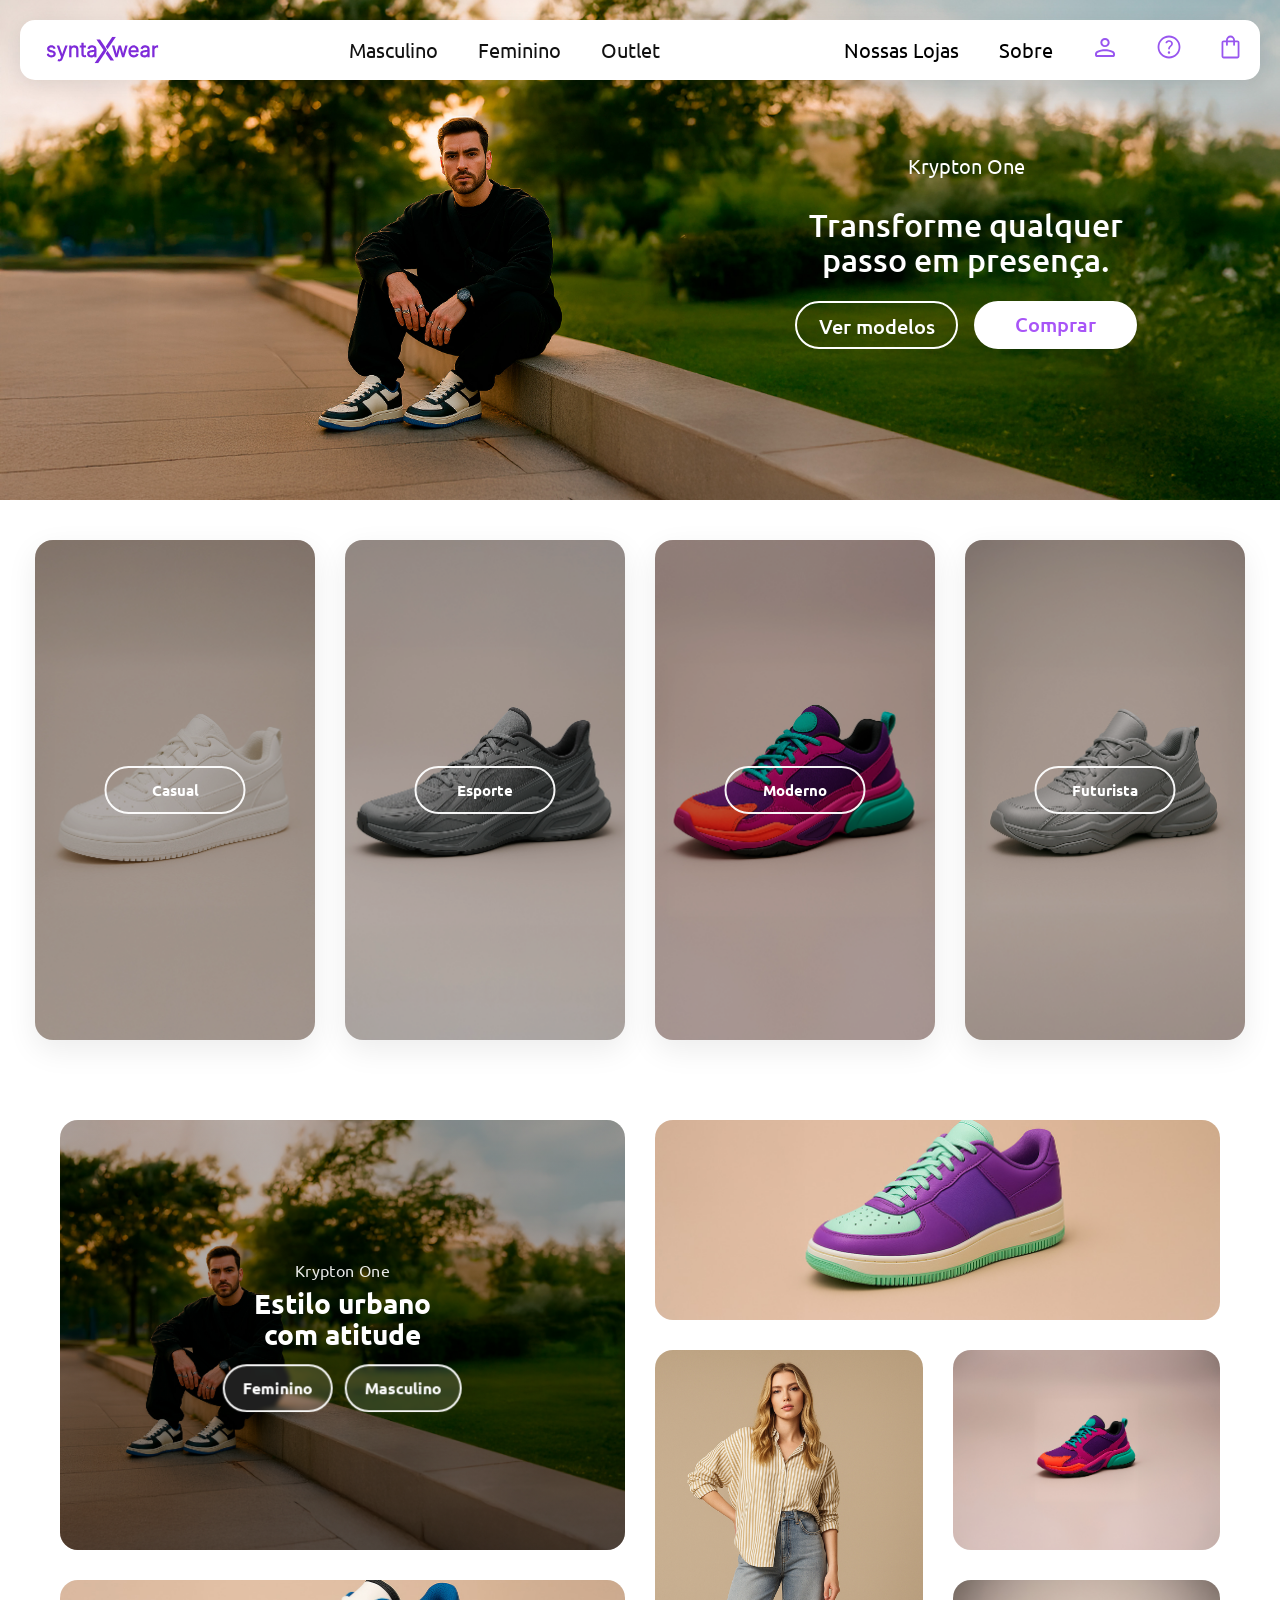
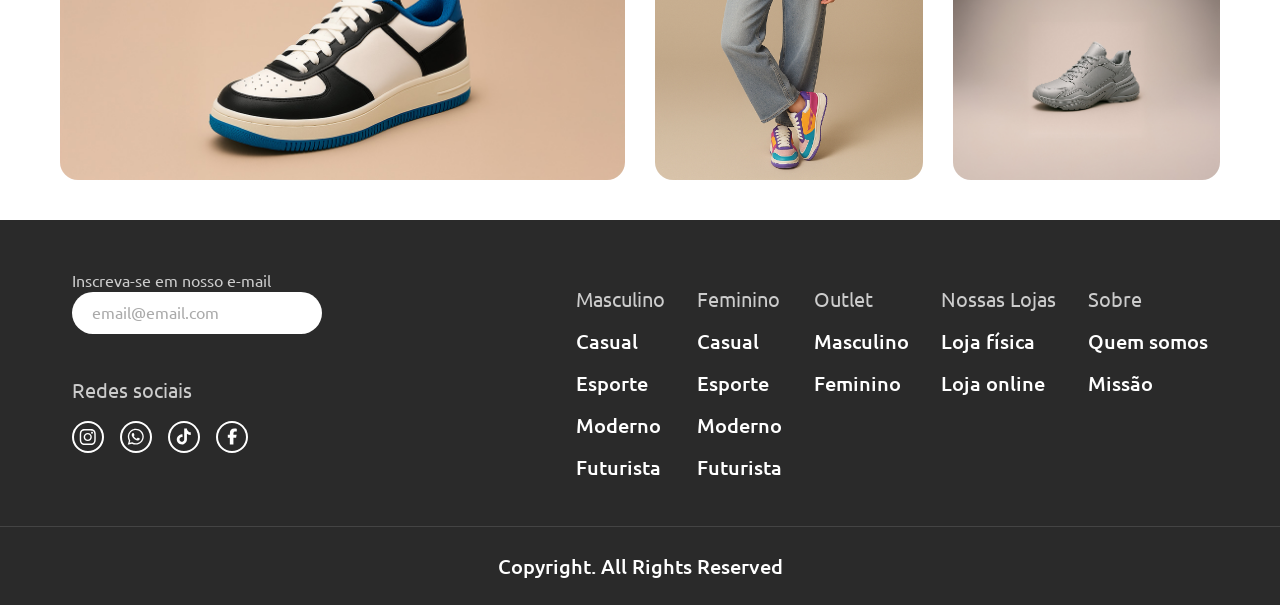
<file: syntaxwear-ecommerce/index.html>
<!DOCTYPE html>
<html lang="pt-BR">

<head>
    <meta charset="UTF-8">
    <meta name="viewport" content="width=device-width, initial-scale=1.0">
    <meta name="description"
        content="SyntaxWear - Loja de tênis online com os melhores modelos e marcas. Encontre seu tênis ideal.">
    <title>SyntaxWear - Tênis e Sneakers Online</title>

    <!-- CSS Links -->
    <link rel="stylesheet" href="css/reset.css">
    <link rel="stylesheet" href="css/variables.css">
    <link rel="stylesheet" href="css/main.css">

    <script>
        // Função para alternar o menu mobile
        function toggleMenu() {
            const mobileMenu = document.getElementById("mobile-menu");
            mobileMenu.classList.toggle("active");
        }
    </script>
</head>

<body>
    <!-- Header -->
    <header class="header">
        <!-- Logo com semântica e SEO -->
        <h1 class="logo">
            <a href="/" title="SyntaxWear - Tênis e Sneakers Online">
                <img src="./assets/images/logo.svg" alt="SyntaxWear - Tênis e Sneakers Online">
            </a>
        </h1>

        <!-- Menu Hamburguer -->
        <button class="menu-hamburguer" onclick="toggleMenu()" aria-label="Abrir menu de navegação">
            <img src="./assets/images/menu-hamburguer.svg" alt="Menu Hamburguer">
        </button>

        <!-- Menu Hamburguer - Menu Oculto (mobile) -->
        <div class="mobile-menu" id="mobile-menu">
            <ul>
                <li><a href="#">Masculino</a></li>
                <li><a href="#">Feminino</a></li>
                <li><a href="#">Outlet</a></li>
                <li><a href="#">Nossas Lojas</a></li>
                <li><a href="#">Sobre</a></li>
                <li><a href="#">Login</a></li>
                <li><a href="#">FAQ</a></li>
                <li><a href="#">Carrinho de Compras</a></li>
            </ul>
        </div>

        <nav class="nav-center" aria-label="Categorias principais">
            <ul>
                <li><a href="#">Masculino</a></li>
                <li><a href="#">Feminino</a></li>
                <li><a href="#">Outlet</a></li>
            </ul>
        </nav>

        <!-- Navegação direita -->
        <nav class="nav-right" aria-label="Links e Ações">
            <ul>
                <li><a href="#">Nossas Lojas</a></li>
                <li><a href="#">Sobre</a></li>
                <li><a href="#"><img src="./assets/images/user.svg" alt="Login"></a></li>
                <li><a href="#"><img src="./assets/images/question-mark.svg" alt="FAQ"></a></li>
                <li><a href="#"><img src="./assets/images/cart.svg" alt="Carrinho de compras"></a></li>
            </ul>
        </nav>
    </header>

    <!-- Conteúdo Principal -->
    <main class="main">
        <!-- Hero Section -->
        <section class="hero">
            <div class="hero-overlay">
                <div class="hero-content">
                    <p class="hero-subtitle">Krypton One</p>
                    <h1>Transforme qualquer passo em presença.</h1>
                    <div class="hero-buttons">
                        <a href="#" class="btn btn-outline">Ver modelos</a>
                        <a href="#" class="btn btn-filled">Comprar</a>
                    </div>
                </div>
            </div>
        </section>


        <section class="categories">
            <div class="categories-container">
                <div class="category-card casual">
                    <a href="#" class="category-link">
                        <span class="overlay"></span>
                        <span class="category-cta">Casual</span>
                    </a>
                </div>

                <div class="category-card esporte">
                    <a href="#" class="category-link">
                        <span class="overlay"></span>
                        <span class="category-cta">Esporte</span>
                    </a>
                </div>

                <div class="category-card moderno">
                    <a href="#" class="category-link">
                        <span class="overlay"></span>
                        <span class="category-cta">Moderno</span>
                    </a>
                </div>

                <div class="category-card futurista">
                    <a href="#" class="category-link">
                        <span class="overlay"></span>
                        <span class="category-cta">Futurista</span>
                    </a>
                </div>

            </div>
        </section>

        <!-- Products Grid -->
        <!-- Products Grid -->
        <section class="products-grid" aria-label="Produtos em destaque">
            <!-- HERO grande à esquerda -->
            <div class="pg-card pg-hero bg-hero">
                <div class="pg-overlay"></div>
                <div class="pg-hero-content">
                    <p class="pg-eyebrow">Krypton One</p>
                    <h3 class="pg-title">Estilo urbano com atitude</h3>
                    <div class="pg-cta-group">
                        <a href="#" class="pg-cta">Feminino</a>
                        <a href="#" class="pg-cta">Masculino</a>
                    </div>
                </div>
            </div>

            <div class="pg-card pg-top1 bg-top1"></div>
            <div class="pg-card pg-midL bg-midL"></div>
            <div class="pg-card pg-midR bg-midR"></div>
            <div class="pg-card pg-bottomL bg-bottomL"></div>
            <div class="pg-card pg-bottomR bg-bottomR"></div>

        </section>

    </main>

    <!-- Footer -->
<footer class="footer">
    <div class="footer-container">
        <div class="footer-right">
            <div class="footer-newsletter">
                <label for="newsletter-email">Inscreva-se em nosso e-mail</label>
                <input type="email" id="newsletter-email" placeholder="email@email.com"
                    aria-label="E-mail para newsletter">
            </div>

            <!-- Redes Sociais -->
            <div class="footer-social">
                <span>Redes sociais</span>
                <nav class="social-links" aria-label="Redes sociais">
                    <a href="#" aria-label="Instagram">
                        <img src="./assets/images/instagram-logo.svg" alt="Instagram">
                    </a>
                    <a href="#" aria-label="WhatsApp">
                        <img src="./assets/images/whatsapp-logo.svg" alt="WhatsApp">
                    </a>
                    <a href="#" aria-label="TikTok">
                        <img src="./assets/images/tiktok-logo.svg" alt="TikTok">
                    </a>
                    <a href="#" aria-label="Facebook">
                        <img src="./assets/images/facebook-logo.svg" alt="Facebook">
                    </a>
                </nav>
            </div>
        </div>

        <!-- Links Section -->
        <nav class="footer-links" aria-label="Links do rodapé">
            <!-- Coluna Masculino -->
            <div class="footer-column">
                <h3>Masculino</h3>
                <ul>
                    <li><a href="#">Casual</a></li>
                    <li><a href="#">Esporte</a></li>
                    <li><a href="#">Moderno</a></li>
                    <li><a href="#">Futurista</a></li>
                </ul>
            </div>

            <!-- Coluna Feminino -->
            <div class="footer-column">
                <h3>Feminino</h3>
                <ul>
                    <li><a href="#">Casual</a></li>
                    <li><a href="#">Esporte</a></li>
                    <li><a href="#">Moderno</a></li>
                    <li><a href="#">Futurista</a></li>
                </ul>
            </div>

            <!-- Coluna Outlet -->
            <div class="footer-column">
                <h3>Outlet</h3>
                <ul>
                    <li><a href="#">Masculino</a></li>
                    <li><a href="#">Feminino</a></li>
                </ul>
            </div>

            <!-- Coluna Institucional -->
            <div class="footer-column">
                <h3>Nossas Lojas</h3>
                <ul>
                    <li><a href="#">Loja física</a></li>
                    <li><a href="#">Loja online</a></li>
                </ul>
            </div>

            <!-- Coluna Sobre -->
            <div class="footer-column">
                <h3>Sobre</h3>
                <ul>
                    <li><a href="#">Quem somos</a></li>
                    <li><a href="#">Missão</a></li>
                </ul>
            </div>
        </nav>
    </div>

    <!-- Copyright -->
    <div class="footer-copyright">
        <p>Copyright. All Rights Reserved</p>
    </div>
</footer>
</body>

</html>
</file>
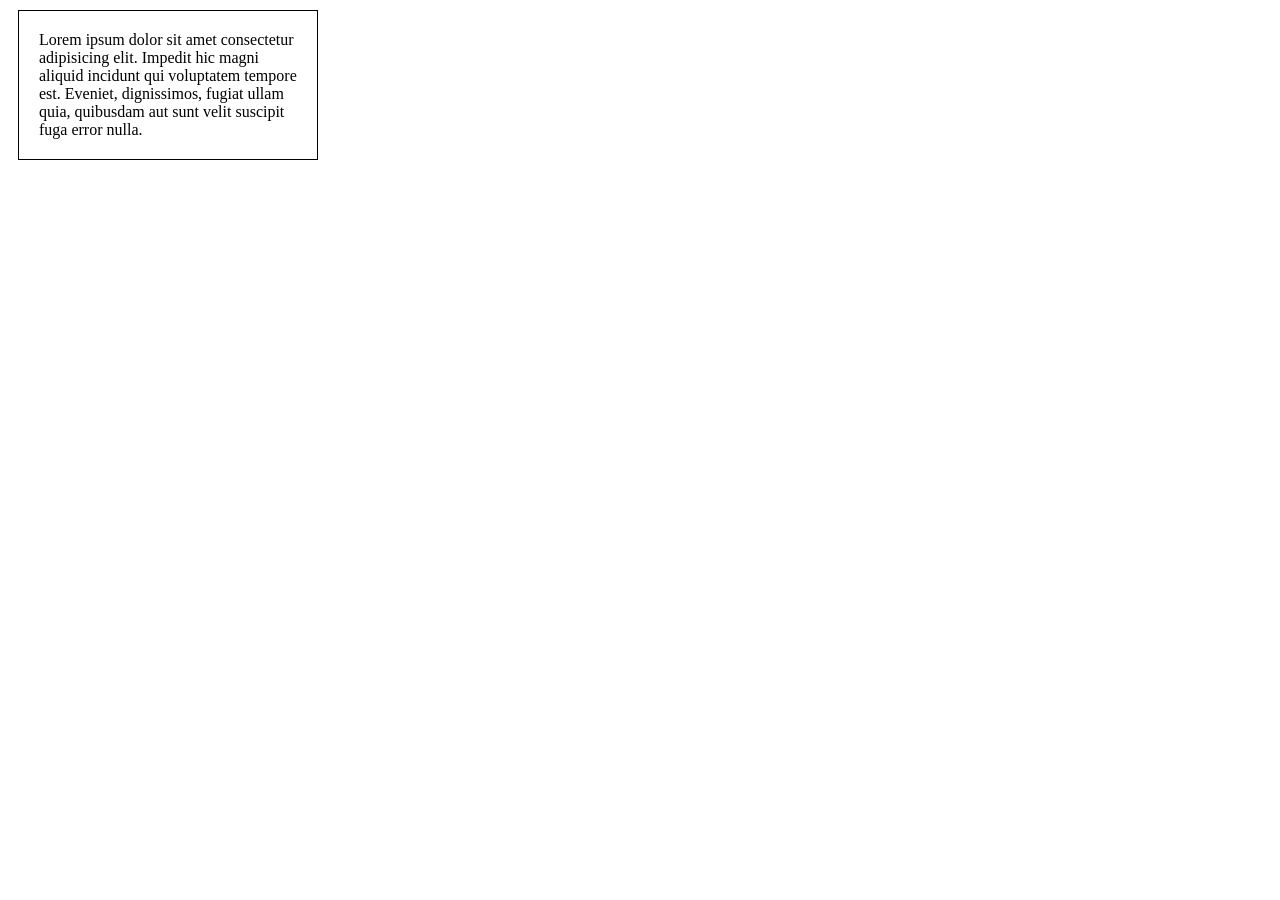
<file: fundamentos-css/box-model/index.html>
<!DOCTYPE html>
<html lang="en">
<head>
    <meta charset="UTF-8">
    <meta name="viewport" content="width=device-width, initial-scale=1.0">
    <title>Box Model</title>

    <link rel="stylesheet" href="style.css">
</head>
<body>
    <p>Lorem ipsum dolor sit amet consectetur adipisicing elit. Impedit hic magni aliquid incidunt qui voluptatem tempore est. Eveniet, dignissimos, fugiat ullam quia, quibusdam aut sunt velit suscipit fuga error nulla.</p>
</body>
</html>
</file>
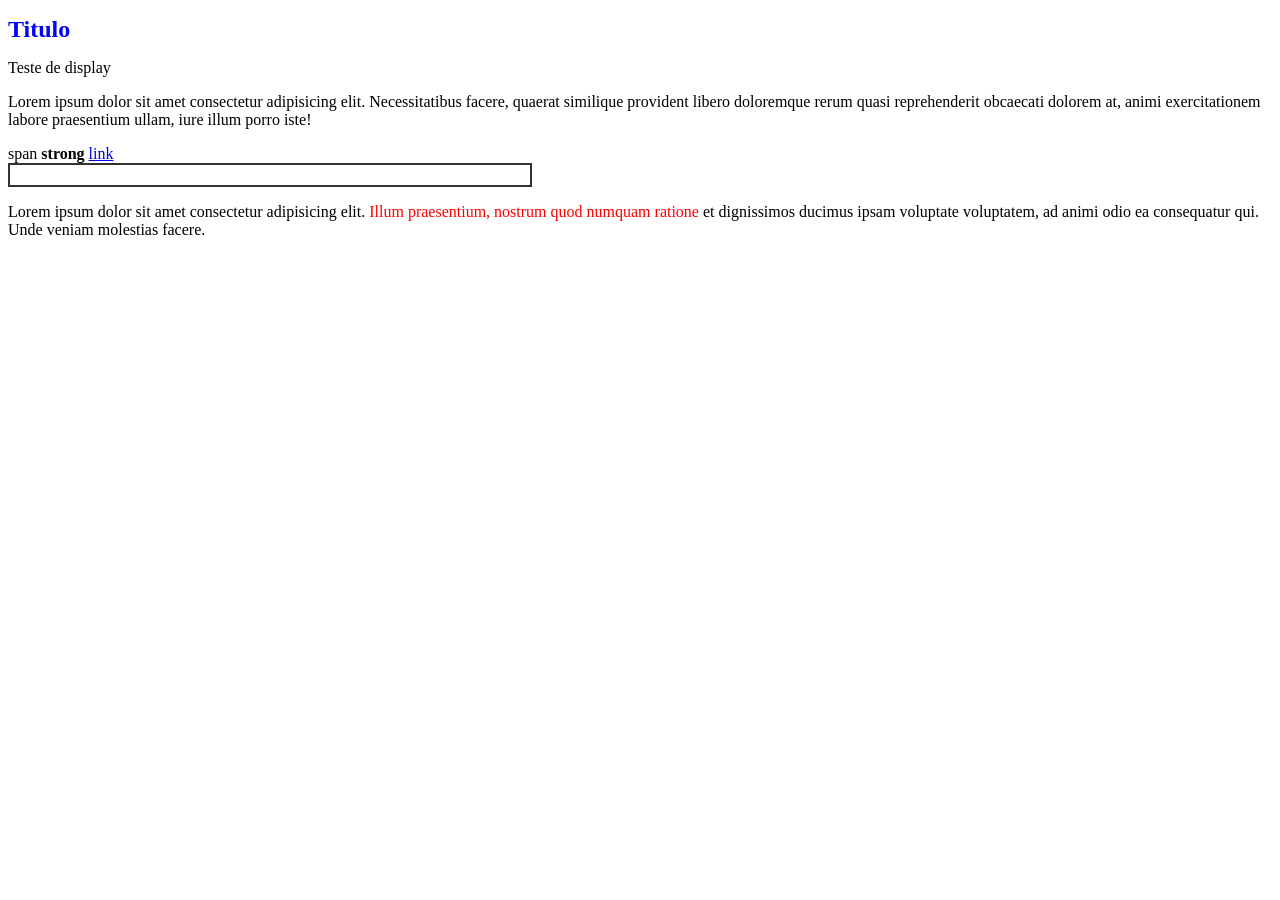
<file: fundamentos-css/display/index.html>
<!DOCTYPE html>
<html lang="en">
	<head>
		<meta charset="UTF-8" />
		<meta name="viewport" content="width=device-width, initial-scale=1.0" />
		<title>Display</title>

        <link rel="stylesheet" href="style.css">
	</head>
	<body>
		<h1>Titulo</h1>
		<div>Teste de display</div>
		<p>Lorem ipsum dolor sit amet consectetur adipisicing elit. Necessitatibus facere, quaerat similique provident libero doloremque rerum quasi reprehenderit obcaecati dolorem at, animi exercitationem labore praesentium ullam, iure illum porro iste!</p>

		<span>span</span>
		<strong>strong</strong>
		<a href="http://google.com">link</a>

		<div class="container">
			<div class="card">Card 1</div>

			<div class="card">Card 2</div>

			<div class="card">Card 3</div>
		</div>

        <p>Lorem ipsum dolor sit amet consectetur adipisicing elit. <span class="destaque">Illum praesentium, nostrum quod numquam ratione</span> et dignissimos ducimus ipsam voluptate voluptatem, ad animi odio ea consequatur qui. Unde veniam molestias facere.</p>
	</body>
</html>
</file>
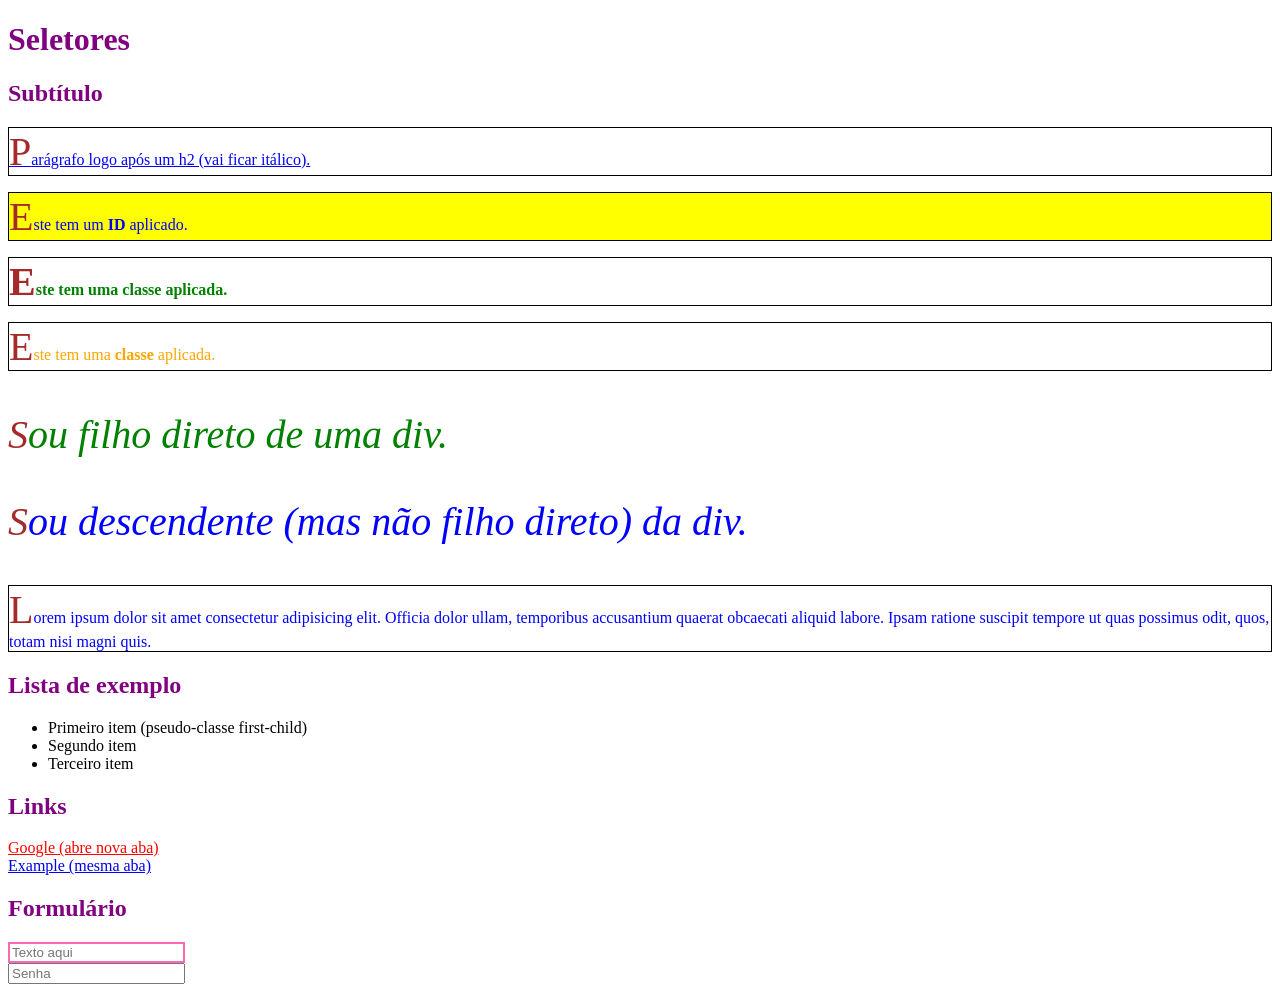
<file: fundamentos-css/seletores/index.html>
<!DOCTYPE html>
<html lang="pt-BR">
<head>
  <meta charset="UTF-8">
  <title>Seletores CSS</title>
  
  <link rel="stylesheet" href="style.css">
</head>
<body>
  <h1>Seletores</h1>
  <h2>Subtítulo</h2>
  <p>Parágrafo logo após um h2 (vai ficar itálico).</p>
  <p id="especial">Este tem um <strong>ID</strong> aplicado.</p>
  <p class="destaque">Este tem uma <strong>classe</strong> aplicada.</p>
    <p id="destaque">Este tem uma <strong>classe</strong> aplicada.</p>

  <div>
    <p>Sou filho direto de uma div.</p>
    <section>
      <p>Sou descendente (mas não filho direto) da div.</p>
    </section>
  </div>

  <p>Lorem ipsum dolor sit amet consectetur adipisicing elit. Officia dolor ullam, temporibus accusantium quaerat obcaecati aliquid labore. Ipsam ratione suscipit tempore ut quas possimus odit, quos, totam nisi magni quis.</p>

  <h2>Lista de exemplo</h2>
  <ul>
    <li>Primeiro item (pseudo-classe first-child)</li>
    <li>Segundo item</li>
    <li>Terceiro item</li>
  </ul>

  <h2>Links</h2>
  <a href="https://www.google.com" target="_blank">Google (abre nova aba)</a><br>
  <a href="https://www.example.com">Example (mesma aba)</a>

  <h2>Formulário</h2>
  <form>
    <input type="text" placeholder="Texto aqui"><br>
    <input type="password" placeholder="Senha">
  </form>
</body>
</html>
</file>
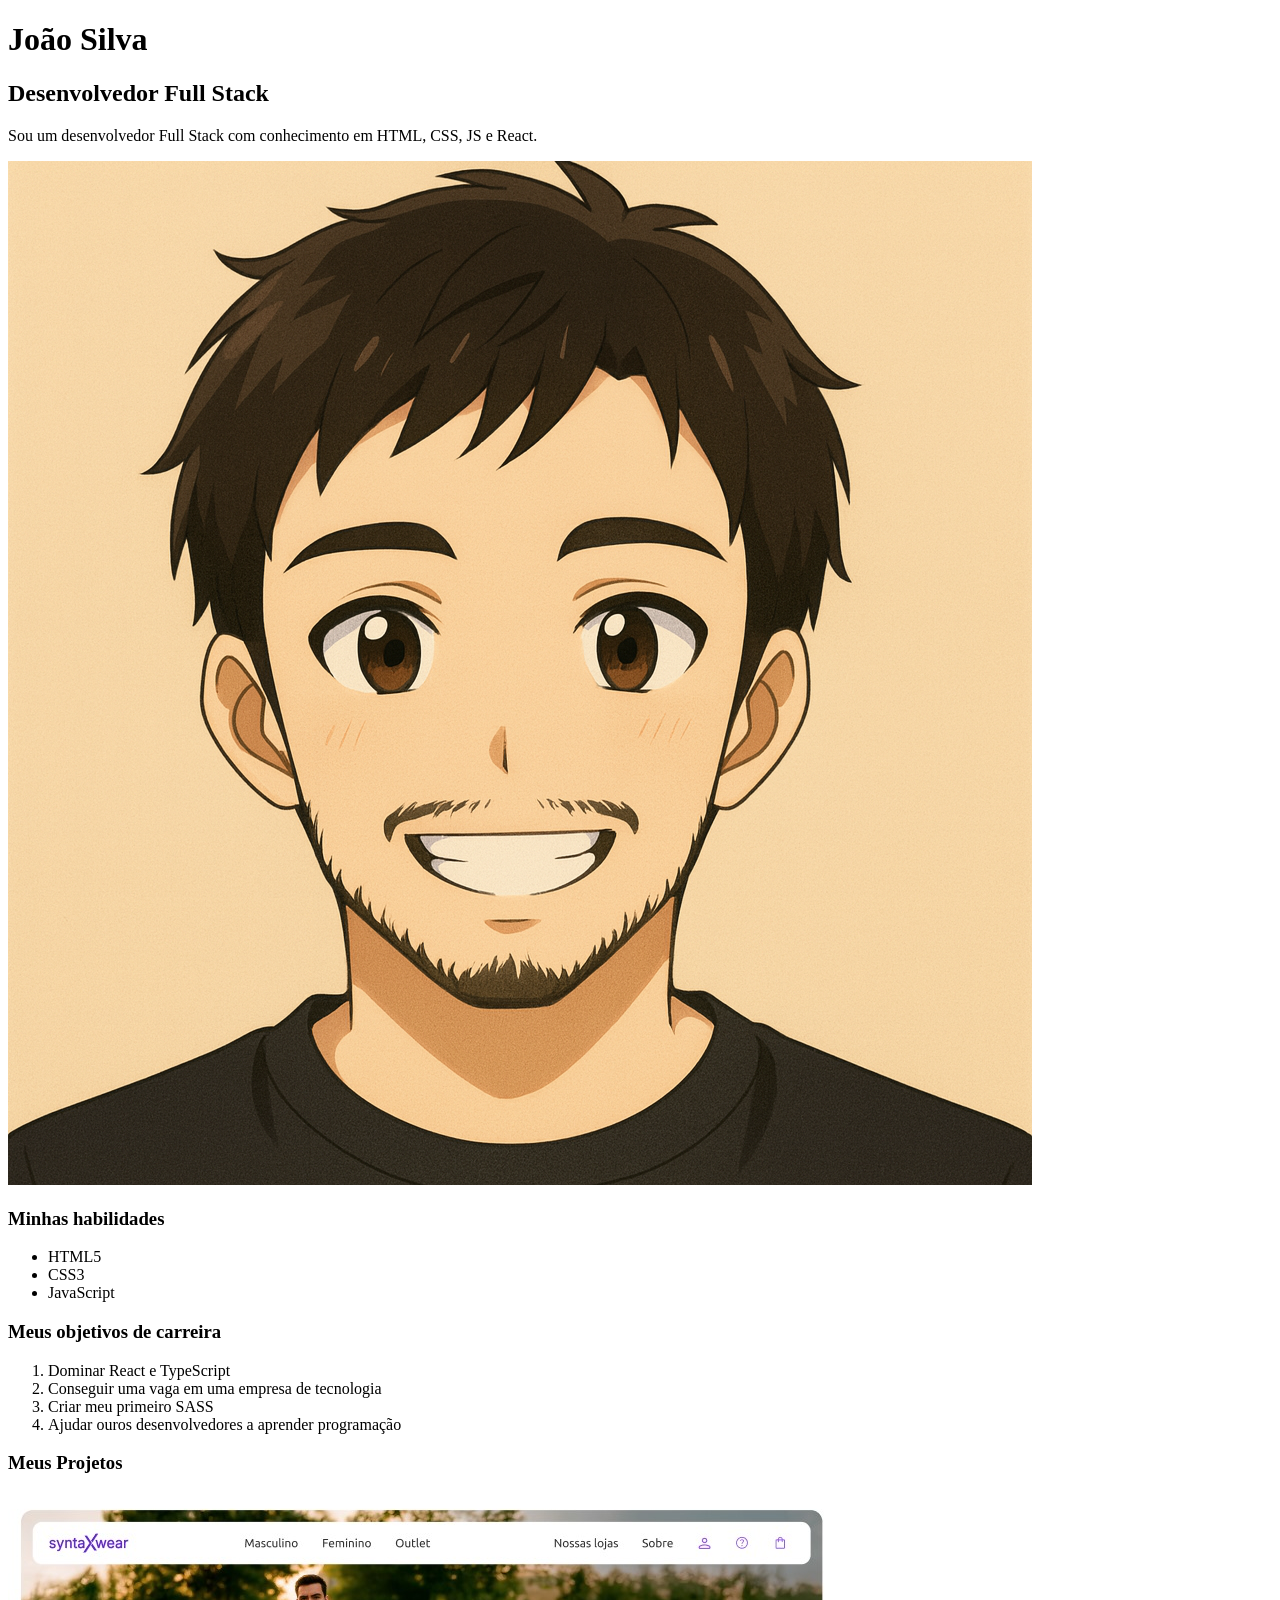
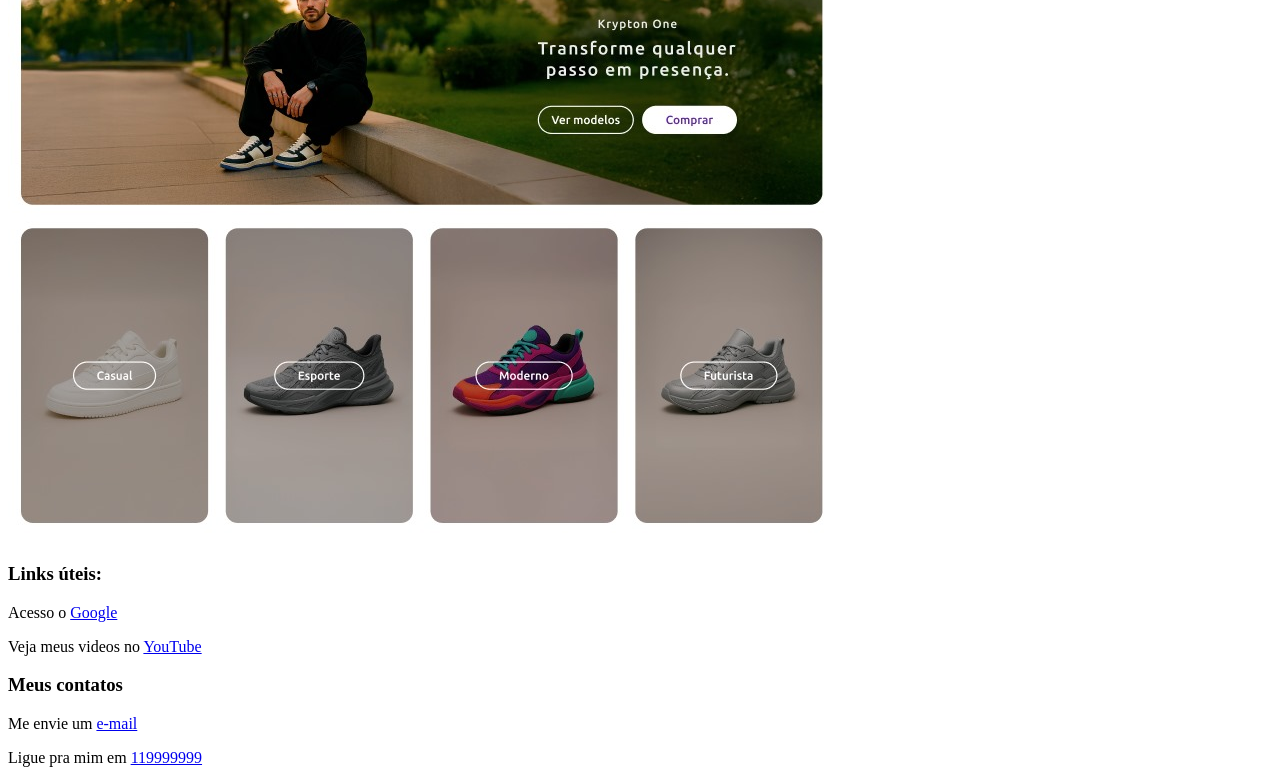
<file: fundamentos-html/atributos-links-imagens/index.html>
<!DOCTYPE html>
<html lang="en">
	<head>
		<meta charset="UTF-8" />
		<meta name="viewport" content="width=device-width, initial-scale=1.0" />
		<meta name="description" content="João Silva, desenvolvedor Full Stack especializado em React." />

		<link rel="shortcut icon" href="favicon.ico" type="image/x-icon" />

		<title>Portfólio João Silva - Desenvolvedor Full Stack</title>
	</head>
	<body>
		<h1>João Silva</h1>
		<h2>Desenvolvedor Full Stack</h2>

		<p>Sou um desenvolvedor Full Stack com conhecimento em HTML, CSS, JS e React.</p>

		<img src="imagens/foto-perfil.png" alt="Foto de anime do João Silva sorrindo" />

		<h3>Minhas habilidades</h3>
		<ul>
			<li>HTML5</li>
			<li>CSS3</li>
			<li>JavaScript</li>
		</ul>

		<h3>Meus objetivos de carreira</h3>
		<ol>
			<li>Dominar React e TypeScript</li>
			<li>Conseguir uma vaga em uma empresa de tecnologia</li>
			<li>Criar meu primeiro SASS</li>
			<li>Ajudar ouros desenvolvedores a aprender programação</li>
		</ol>

		<h3>Meus Projetos</h3>

		<a href="https://meucommerce.com" target="_blank">
			<img src="imagens/projeto1.jpg" alt="Projeto de comércio eletrônico" />
		</a>

		<h3>Links úteis:</h3>

		<p>Acesso o <a href="https://google.com" target="_blank">Google</a></p>

		<p>Veja meus videos no <a href="https://youtube.com" target="_blank">YouTube</a></p>

        <h3>Meus contatos</h3>

        <p>Me envie um <a href="mailto:joao@email.com">e-mail</a></p>
        <p>Ligue pra mim em <a href="tel:+55119999999">119999999</a></p>
	</body>
</html>
</file>
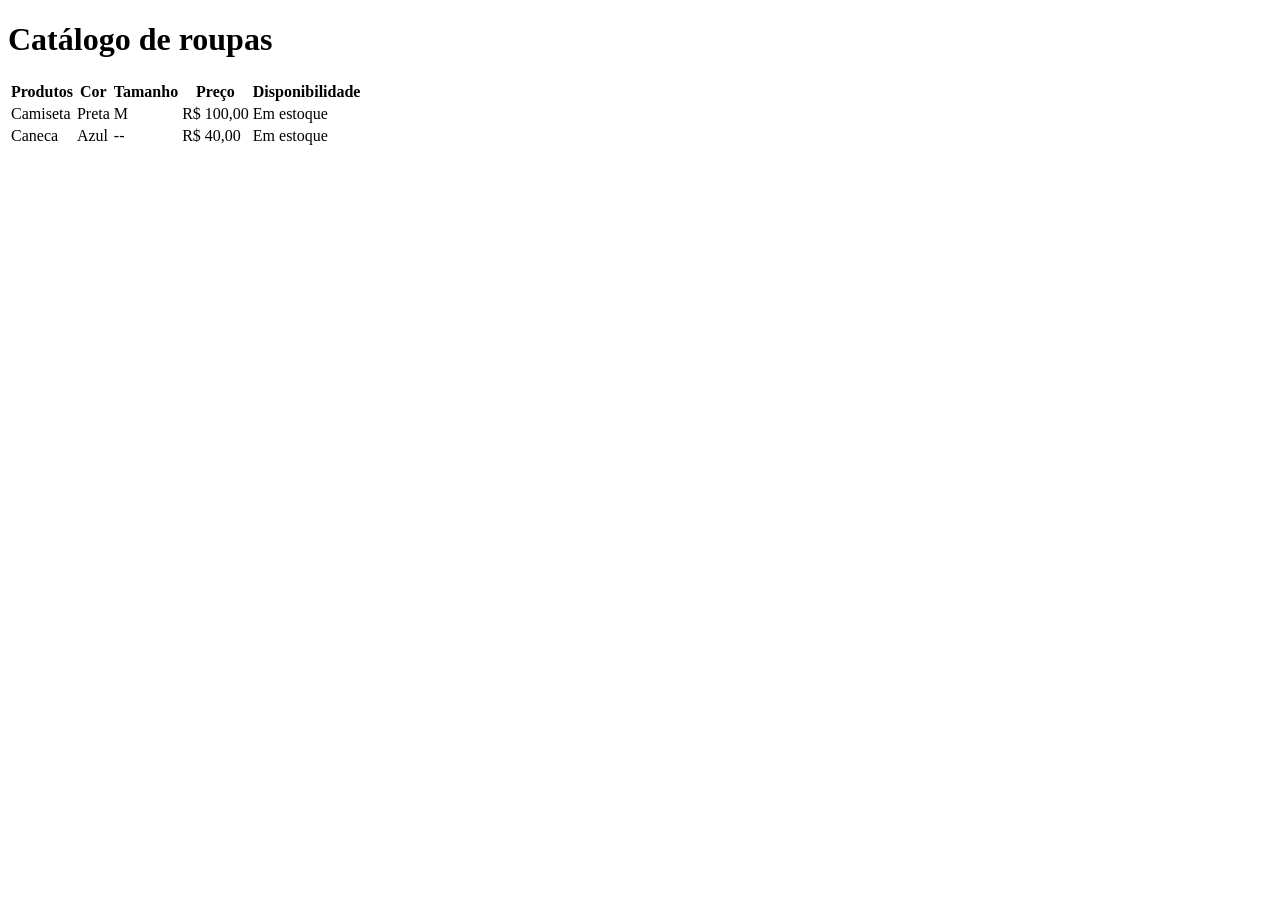
<file: fundamentos-html/tabelas/index.html>
<!DOCTYPE html>
<html lang="en">
	<head>
		<meta charset="UTF-8" />
		<meta name="viewport" content="width=device-width, initial-scale=1.0" />
		<title>Tabelas</title>
	</head>
	<body>
		<h1>Catálogo de roupas</h1>

		<table>
			<!-- thead é uma seção-->
			<thead>
				<tr>
					<!-- tr = table row - linha na tabela -->
					<th>Produtos</th>
					<!-- th = table header - célula de cabeçalho dentro da seção -->
					<th>Cor</th>
					<th>Tamanho</th>
					<th>Preço</th>
					<th>Disponibilidade</th>
				</tr>
			</thead>

            <!-- corpo da tabela-->
			<tbody>
				<tr>
					<td>Camiseta</td>
					<!-- td = table data - célula de dados -->
					<td>Preta</td>
					<td>M</td>
					<td>R$ 100,00</td>
					<td>Em estoque</td>
				</tr>

				<tr>
					<td>Caneca</td>
					<!-- td = table data - célula de dados -->
					<td>Azul</td>
					<td>--</td>
					<td>R$ 40,00</td>
					<td>Em estoque</td>
				</tr>
			</tbody>
		</table>

	</body>
</html>
</file>
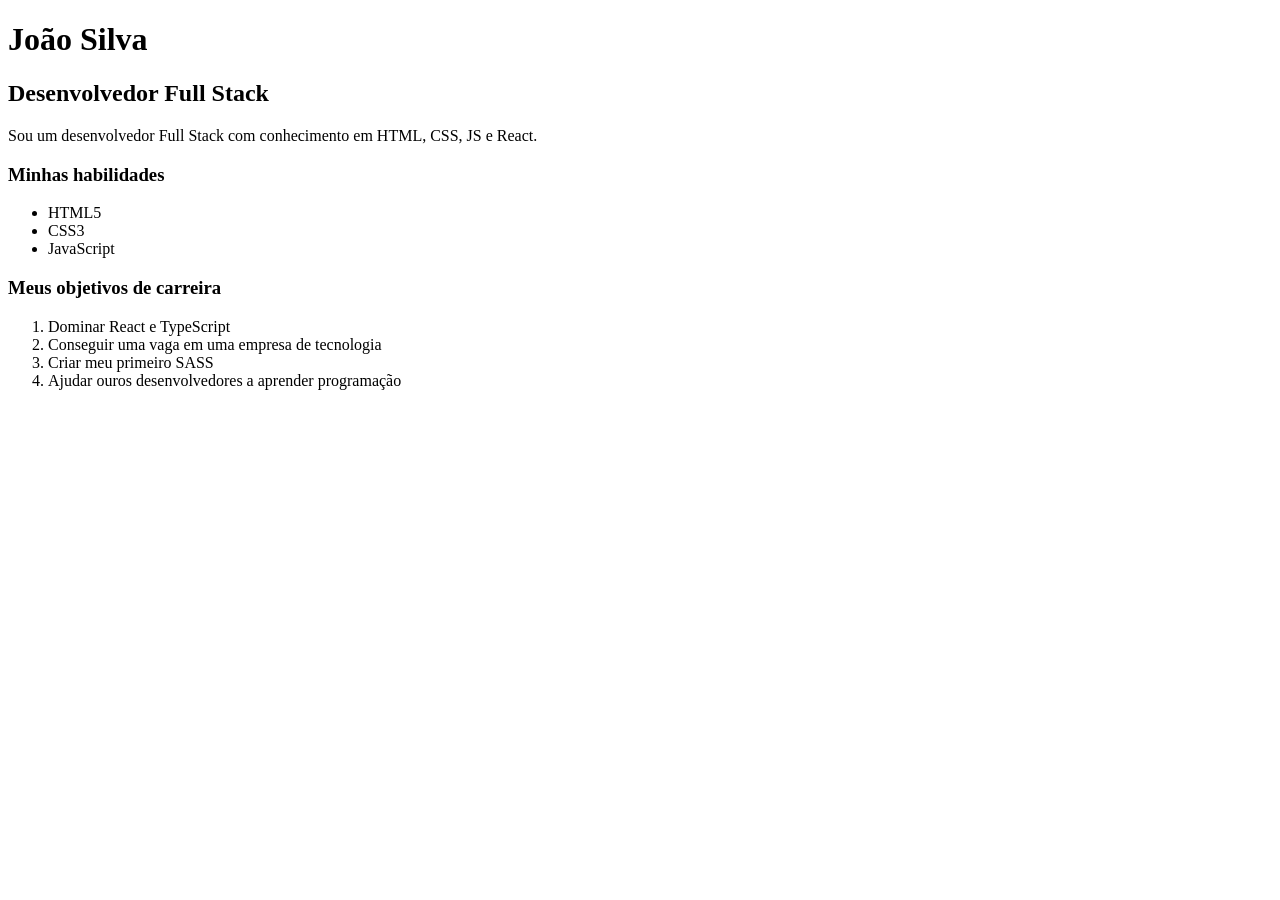
<file: fundamentos-html/tags-essenciais/index.html>
<!DOCTYPE html>
<html lang="en">
	<head>
		<meta charset="UTF-8" />
		<meta name="viewport" content="width=device-width, initial-scale=1.0" />
		<meta name="description" content="João Silva, desenvolvedor Full Stack especializado em React." />

		<link rel="shortcut icon" href="favicon.ico" type="image/x-icon" />

		<title>Document</title>
	</head>
	<body>
		<h1>João Silva</h1>
		<h2>Desenvolvedor Full Stack</h2>

		<p>Sou um desenvolvedor Full Stack com conhecimento em HTML, CSS, JS e React.</p>

        <h3>Minhas habilidades</h3>
		<ul>
			<li>HTML5</li>
			<li>CSS3</li>
			<li>JavaScript</li>
		</ul>

        <h3>Meus objetivos de carreira</h3>
        <ol>
            <li>Dominar React e TypeScript</li>
            <li>Conseguir uma vaga em uma empresa de tecnologia</li>
            <li>Criar meu primeiro SASS</li>
            <li>Ajudar ouros desenvolvedores a aprender programação</li>
        </ol>
	</body>
</html>
</file>
<file: syntaxwear-ecommerce/css/variables.css>
/* Importação das fontes do Google Fonts */
@import url('https://fonts.googleapis.com/css2?family=Ubuntu:wght@400;500;700&display=swap');

/* Variáveis Tipográficas */
:root {
    --fonte-principal: 'Ubuntu', sans-serif;
}
</file>
<file: syntaxwear-ecommerce/css/main.css>
/* Estilizando o body */
body {
  font-family: var(--fonte-principal), sans-serif;
  background-color: #ffffff;
  color: #000000;
  margin: 0;
  padding: 0;
  box-sizing: border-box;
  position: relative;
}

/* ===== HEADER GERAL ===== */
.header {
  position: fixed;
  /* Fica fora do fluxo, sobrepondo a imagem */
  top: 20px;
  /* Distância do topo da página */
  left: 50%;
  transform: translateX(-50%);
  /* Centraliza horizontalmente */
  background: white;
  padding: 0.625rem 1.25rem;
  border-radius: 15px;
  box-shadow: 0 4px 20px rgba(0, 0, 0, 0.08);
  width: calc(100% - 40px);
  /* Largura responsiva com margem lateral */
  z-index: 999;
  /* Sempre sobre o Hero */
  display: flex;
  justify-content: space-between;
  align-items: center;
}

/* ===== LOGO ===== */
.logo {
  margin: 0;
  /* Remove margens padrão do h1/p */
}

.logo a {
  display: flex;
  /* Permite centralizar o logo se necessário */
  align-items: center;
  /* Alinha verticalmente o SVG */
  text-decoration: none;
  /* Remove sublinhado do link */
}

.logo img {
  height: 40px;
  /* Altura fixa para manter proporção */
  width: auto;
  /* Mantém largura proporcional */
}

/* ===== NAVEGAÇÃO CENTRAL ===== */
.nav-center ul {
  list-style: none;
  /* Remove marcadores */
  display: flex;
  /* Links lado a lado */
  gap: 2.5rem;
  /* Espaço horizontal entre itens */
  margin: 0;
  padding: 0;
}

.nav-center a {
  text-decoration: none;
  /* Remove sublinhado */
  color: #111;
  /* Preto suave */
  transition: color 0.2s ease;
  /* Animação suave no hover */
  font-weight: 400;
  font-size: 1.25rem;
}

.nav-center a:hover,
.nav-right a:hover {
  color: #7c3aed;
  /* Roxo no hover */
}

/* ===== NAVEGAÇÃO DIREITA ===== */
.nav-right ul {
  list-style: none;
  display: flex;
  gap: 2.5rem;
  /* Espaço menor que no centro */
  margin: 0;
  padding: 0;
}

.nav-right a {
  display: flex;
  /* Facilita alinhamento dos ícones */
  align-items: center;
  text-decoration: none;
  font-size: 1.25rem;
}

.nav-right img {
  height: 24px;
  /* Tamanho padrão dos ícones */
  width: auto;
  transition: opacity 0.2s ease;
}

.nav-right a:hover img {
  opacity: 0.7;
  /* Leve efeito no hover */
}

.menu-hamburguer {
  display: none;
  background: none;
  border: none;
  cursor: pointer;
  padding: 0;
}

/* ===== MENU HAMBURGUER ===== */
.menu-hamburguer img {
  height: 30px;
  cursor: pointer;
}

/* ===== MENU MOBILE ===== */
.mobile-menu {
  display: none;
  /* Menu oculto por padrão */
  position: absolute;
  top: 60px;
  left: 0;
  width: 100%;
  background-color: white;
  box-shadow: 0 4px 20px rgba(0, 0, 0, 0.08);
  padding: 1rem;
}

.mobile-menu ul {
  list-style: none;
  padding: 0;
  margin: 0;
  display: flex;
  flex-direction: column;
  gap: 1rem;
}

.mobile-menu a {
  text-decoration: none;
  color: #111;
  font-weight: 400;
  font-size: 1.25rem;
}

.mobile-menu a:hover {
  color: #7c3aed;
}

/* ===== RESPONSIVIDADE ===== */
@media (max-width: 1024px) {

  /* Menu desktop escondido em mobile */
  .nav-center,
  .nav-right {
    display: none;
  }

  /* Exibe o menu hamburguer em mobile */
  .menu-hamburguer {
    display: block;
  }

  /* Exibe o menu mobile */
  .mobile-menu.active {
    display: block;
  }
}

.hero {
  background: url('../assets/images/modelo-masculino.jpg') center/cover no-repeat;
  /* Define uma imagem de fundo, centraliza, ajusta para cobrir toda a área e evita repetição */
  height: 500px;
  /* Define a altura fixa da seção Hero */
  position: relative;
  /* Permite posicionar elementos filhos de forma absoluta dentro do Hero */
}

.hero-overlay {
  width: 100%;
  /* Faz a overlay ocupar toda a largura do Hero */
  height: 100%;
  /* Faz a overlay ocupar toda a altura do Hero */
  display: flex;
  /* Usa Flexbox para alinhar conteúdo */
  align-items: center;
  /* Alinha verticalmente os elementos ao centro */
  justify-content: flex-end;
  /* Alinha horizontalmente o conteúdo para a direita */
  padding: 0 4rem;
  /* Adiciona espaçamento interno nas laterais */
}

.hero-content {
  color: white;
  max-width: 500px;
  /* Aumentado para melhorar a legibilidade */
  text-align: center;
  /* Alinha o conteúdo ao centro */
}

/* Responsivo */
@media (max-width: 768px) {
  .hero-content {
    max-width: 100%;
  }
}

.hero-subtitle {
  font-size: 1.25rem;
  margin-bottom: 0.5rem;
  margin: 0 0 0.5rem;
}

.hero-content h1 {
  font-size: 2rem;
  /* Aumentado para se alinhar com a segunda imagem */
  margin-bottom: 1.5rem;
  font-weight: 500;
}

.hero-buttons {
  display: flex;
  justify-content: center;
  gap: 1rem;
}

.btn {
  font-size: 1.25rem;
  width: 163px;
  height: 48px;
  border-radius: 25px;
  text-decoration: none;
  font-weight: 500;
  line-height: 47px;
  transition: background-color 0.3s, border 0.3s;
}

.btn-outline {
  background-color: transparent;
  color: white;
  border: 2px solid white;
}

.btn-outline:hover,
.btn-filled:hover {
  background-color: #6329A2;
  color: white;
  border-color: #6329A2;
}

.btn-filled {
  background-color: white;
  color: #a855f7;
}


/* Seção principal que envolve as categorias */
.categories {
  padding: 40px 20px;
  /* Espaço interno: 40px em cima/baixo e 20px nas laterais */
}

/* Título da seção de categorias */
.categories-title {
  font-size: 2.25rem;
  /* Tamanho grande para o título */
  font-weight: 800;
  /* Peso de fonte bem forte (extrabold) */
  text-align: center;
  /* Centraliza o texto do título */
  margin-bottom: 36px;
  /* Espaço abaixo do título antes do grid */
  color: #1f2937;
  /* Cor do texto (cinza bem escuro) */
}

/* Flexbox que contém os cards de categoria */
.categories-container {
  display: flex;
  /* Ativa layout flexbox */
  flex-wrap: wrap;
  /* Permite que os itens quebrem para próxima linha */
  justify-content: center;
  /* Centraliza os cards horizontalmente */
  gap: 30px;
  /* Espaçamento entre os cards */
}

/* Estilo base de cada card de categoria */
.category-card {
  position: relative;
  /* Permite posicionar overlay/CTA com absolute dentro */
  width: 280px;
  /* Largura fixa para manter consistência no flexbox */
  height: 500px;
  /* Altura fixa do card (desktop) */
  flex: 0 0 280px;
  /* Não cresce, não encolhe, base de 280px */
  border-radius: 18px;
  /* Cantos arredondados do card */
  overflow: hidden;
  /* Corta conteúdo que sai fora dos limites (importante pro radius) */
  box-shadow: 0 10px 30px rgba(0, 0, 0, .08);
  /* Sombra suave para profundidade */
  transition: transform .25s ease,
    /* Suaviza a animação de deslocamento no hover */
    box-shadow .25s ease;
  /* Suaviza a animação de sombra no hover */

  /* Configuração da imagem de fundo do card */
  background-size: cover;
  /* Cobre todo o card, mantendo proporção da imagem */
  background-position: center;
  /* Centraliza a área visível da imagem */
  background-repeat: no-repeat;
  /* Impede que a imagem se repita */
}

/* Camada (overlay) preta translúcida acima da imagem de fundo */
.category-card .overlay {
  position: absolute;
  /* Posicionamento em relação ao card (pai relative) */
  inset: 0;
  /* Atalho para top/right/bottom/left: 0 (preenche todo o card) */
  background: rgba(0, 0, 0, .25);
  /* Cor preta com transparência de 25% */
  z-index: 1;
  /* Fica acima da imagem de fundo, mas abaixo do CTA */
  transition: background .25s ease;
  /* Suaviza a mudança de opacidade no hover */
}

/* Link que envolve todo o card para torná-lo clicável */
.category-link {
  display: block;
  /* Faz o link ocupar toda a área do card */
  width: 100%;
  /* Largura total do card */
  height: 100%;
  /* Altura total do card */
  text-decoration: none;
  /* Remove sublinhado do link */
}

/* Botão/CTA centralizado no card */
.category-cta {
  position: absolute;
  /* Posiciona de forma absoluta dentro do card */
  left: 50%;
  /* Centraliza horizontalmente (ponto inicial) */
  top: 50%;
  /* Centraliza verticalmente (ponto inicial) */
  transform: translate(-50%, -50%);
  /* Ajuste fino: centraliza pelo próprio centro */
  z-index: 2;
  /* Fica acima do overlay */
  border-radius: 50px;
  /* Bordas arredondadas estilo “pill” */
  font-weight: 700;
  /* Texto mais forte no CTA */
  font-size: 0.95rem;
  /* Tamanho de fonte do CTA */
  color: #fff;
  /* Texto branco no CTA */
  border: 2px solid rgba(255, 255, 255, .95);
  /* Borda branca quase sólida */
  width: 141px;
  /* Largura do “botão” */
  height: 48px;
  /* Altura do “botão” */
  text-align: center;
  /* Centraliza o texto dentro do botão */
  line-height: 45px;
  /* Alinha verticalmente o texto (próximo da altura) */
}

/* Efeitos ao passar o mouse no card */
.category-card:hover {
  transform: translateY(-4px);
  /* Leve “lift” para dar sensação de elevação */
  box-shadow: 0 16px 40px rgba(0, 0, 0, .14);
  /* Sombra mais forte no hover */
}

.category-card:hover .overlay {
  background: rgba(0, 0, 0, .45);
  /* Escurece mais o overlay para destacar o CTA */
}

.category-card:hover .category-cta {
  transform: translate(-50%, -50%) scale(1.03);
  /* Leve aumento no CTA ao hover */
  box-shadow: 0 10px 24px rgba(0, 0, 0, .30);
  /* Sombra no CTA para destacá-lo */
}

/* Classes utilitárias para aplicar imagens específicas de fundo */
.moderno {
  background-image: url("../assets/images/tenis-moderno.jpg");
  /* Imagem para categoria “moderno” */
}

.esporte {
  background-image: url("../assets/images/tenis-esportivo.jpg");
  /* Imagem para categoria “esporte” */
}

.futurista {
  background-image: url("../assets/images/tenis-futurista.jpg");
  /* Imagem para categoria “futurista” */
}

.casual {
  background-image: url("../assets/images/tenis-casual.jpg");
  /* Imagem para categoria “casual” */
}

/* Responsividade para flexbox */
@media (max-width: 768px) {
  .category-card {
    width: 250px;
    height: 350px;
    flex: 0 0 250px;
    /* Reduz largura e altura em tablets */
  }
}




/* ===== Products Grid (container) ===== */
.products-grid {
  gap: 30px;
  max-width: 1200px;
  margin: 0 auto;
  padding: 40px 20px;

  display: grid;
  grid-template-columns: repeat(4, 1fr);
  grid-auto-rows: 200px;
  grid-template-areas:
    "hero hero top1 top1"
    "hero hero midL midR"
    "bottomL bottomL midL bottomR";
}

/* ===== Cards base ===== */
.pg-card {
  position: relative;
  border-radius: 18px;
  overflow: hidden;
  background-size: cover;
  /* imagem como fundo */
  background-position: center;
  background-repeat: no-repeat;
  min-height: 200px;
}

/* ===== Áreas do grid ===== */
.pg-hero {
  grid-area: hero;
}

.pg-top1 {
  grid-area: top1;
}

.pg-midL {
  grid-area: midL;
}

.pg-midR {
  grid-area: midR;
}

.pg-bottomL {
  grid-area: bottomL;
}

.pg-bottomR {
  grid-area: bottomR;
}

/* ===== Imagens de fundo (sem inline style) ===== */
.bg-hero {
  background-image: url('../assets/images/modelo-masculino.jpg');
}

.bg-top1 {
  background-image: url('../assets/images/tenis-roxo-e-verde.jpg');
}

.bg-midL {
  background-image: url('../assets/images/modelo-feminino.jpg');
}

.bg-midR {
  background-image: url('../assets/images/tenis-moderno.jpg');
}

.bg-bottomL {
  background-image: url('../assets/images/tenis-preto-e-azul.jpg');
}

.bg-bottomR {
  background-image: url('../assets/images/tenis-futurista.jpg');
}

/* ===== Overlay e conteúdo do HERO ===== */
.pg-overlay {
  position: absolute;
  inset: 0;
  background: linear-gradient(180deg, rgba(0, 0, 0, .25) 0%, rgba(0, 0, 0, .45) 100%);
  z-index: 1;
}

.pg-hero-content {
  position: absolute;
  left: 50%;
  top: 50%;
  transform: translate(-50%, -50%);
  z-index: 2;
  text-align: center;
  color: #fff;
  padding: 8px 16px;
}

.pg-eyebrow {
  margin: 0 0 6px;
  letter-spacing: .4px;
  opacity: .9;
}

.pg-title {
  margin: 0 0 14px;
  font-size: clamp(20px, 3vw, 28px);
  font-weight: 700;
}

.pg-cta-group {
  display: flex;
  gap: 12px;
  justify-content: center;
}

.pg-cta {
  display: inline-block;
  padding: 10px 18px;
  border-radius: 999px;
  color: #fff;
  text-decoration: none;
  border: 2px solid rgba(255, 255, 255, .95);
  background: rgba(255, 255, 255, .12);
  backdrop-filter: blur(2px);
  -webkit-backdrop-filter: blur(2px);
  font-weight: 600;
  transition: transform .2s ease, box-shadow .2s ease, background .2s ease;
}

.pg-cta:hover {
  transform: translateY(-1px);
  box-shadow: 0 8px 20px rgba(0, 0, 0, .25);
  background: rgba(255, 255, 255, .18);
}

/* ===== Responsivo ===== */
@media (max-width: 1024px) {

  .products-grid {
    grid-template-columns: repeat(2, 1fr);
    grid-auto-rows: 200px;
    grid-template-areas:
      "hero hero"
      "top1 top1"
      "midL midR"
      "midL bottomR"
      "bottomL bottomL";
  }
}

/* ===== FOOTER ===== */
.footer {
  background-color: #2a2a2a;
  color: #ffffff;
}

.footer-container {
  max-width: 1200px;
  margin: 0 auto;
  padding: 3rem 2rem 2rem;
  display: flex;
  gap: 4rem;
  justify-content: space-between;
}

/* Newsletter Section */
.footer-right {
  flex: 0 0 250px;
  display: flex;
  flex-direction: column;
  gap: 2.6rem;
}

.footer-newsletter label {
  font-size: 1rem;
  color: #cccccc;
  margin-bottom: -1rem;
}

.footer-newsletter input[type="email"] {
  background: #ffffff;
  border: none;
  border-radius: 30px;
  color: #aaaaaa;
  padding: 0.75rem 1.25rem;
  font-size: 1rem;
  outline: none;
  width: 100%;
}

.footer-newsletter input[type="email"]::placeholder {
  color: #aaaaaa;
}

.footer-newsletter input[type="email"]:focus {
  box-shadow: 0 0 0 2px rgba(255, 255, 255, 0.2);
}

/* Social Links */
.footer-social {
  display: flex;
  flex-direction: column;
  gap: 1rem;
}

.footer-social span {
  color: #cccccc;
  font-size: 1.25rem;
}

.social-links {
  display: flex;
  gap: 1rem;
}

.social-links a {
  display: flex;
  align-items: center;
  justify-content: center;
  width: 32px;
  height: 32px;
  border-radius: 50%;
  border: 2px solid #FFFFFF;
  transition: all 0.3s ease;
}

.social-links a:hover {
  border-color: #ffffff;
  background-color: rgba(255, 255, 255, 0.1);
}

.social-links img {
  width: 24px;
  height: 24px;
  filter: brightness(0) invert(1);
}

/* Footer Links */
.footer-links {
  
  display: flex;
  flex-wrap: wrap;
  gap: 2rem;
}

.footer-column h3 {
  font-size: 1.25rem;
  font-family: 'Ubuntu', sans-serif;
  font-weight: 400;
  margin-bottom: 1rem;
  color: #cccccc;
}

.footer-column ul {
  list-style: none;
  padding: 0;
  margin: 0;
}

.footer-column li {
  margin-bottom: 0.75rem;
}

.footer-column a {
  color: #ffffff;
  text-decoration: none;
  font-size: 1.25rem;
  font-family: 'Ubuntu', sans-serif;
  font-weight: 500;
  transition: opacity 0.3s ease;
}

.footer-column a:hover {
  opacity: 0.8;
}

/* Copyright */
.footer-copyright {
  border-top: 1px solid #444;
  padding: 1.5rem 0;
  text-align: center;
}

.footer-copyright p {
  margin: 0;
  color: #ffffff;
  font-size: 1.25rem;
  font-family: 'Ubuntu', sans-serif;
  font-weight: 500;
}

/* Responsive Footer */
@media (max-width: 768px) {
  .footer-container {
    flex-direction: column;
    gap: 2rem;
  }

  .footer-newsletter {
    flex: 1;
    width: 100%;
  }

  .footer-links {
    gap: 1.5rem;
  }

  .footer-links > .footer-column {
    flex: 0 0 100%;
  }
}

@media (max-width: 480px) {
  .footer-links > .footer-column {
    flex: 0 0 100%;
  }
}
</file>
<file: fundamentos-css/box-model/style.css>
* {
	box-sizing: border-box;
}

p {
	padding: 20px;
	margin: 10px;
	border: 1px solid black;
	width: 300px;
}
</file>
<file: fundamentos-css/display/style.css>
.container {
	width: 500px;
	border: 2px solid #333;
	padding: 10px;
	text-align: center; /* Centraliza os cards inline-block */
}

.card {
	width: 120px; /* Agora width funciona! */
	height: 100px; /* Agora height funciona! */
	background-color: #9b59b6;
	color: white;
	padding: 20px;
	margin: 10px; /* Margin funciona em todas as direções */
	text-align: center;
	vertical-align: top; /* Alinha pelo topo */
	box-sizing: border-box; /* Inclui padding no cálculo do width */
    display: none; /* Permite que os cards fiquem lado a lado */
}


.destaque{
    color: red;
}

h1 {
    color: blue;
    font-size: 24px;
}
</file>
<file: fundamentos-css/seletores/style.css>
/* 1 - Seletores básicos

Tipo: seleciona pelo nome da tag.*/

p {
    color:blue;
}


/* 2 - Classe (.nome): seleciona elementos que possuem uma classe específica. */

.destaque{
    font-weight: bold;
    color: red;
}

p.destaque{
    color: green;
}

#destaque{
    color: orange;
}


/* 3 - ID (#nome): seleciona um único elemento com o atributo id. */

#especial{
    background-color: yellow;
}

/* 4 - Seletores de agrupamento
Permitem aplicar a mesma regra a vários seletores: */
h1, h2, h3 {
    color: purple;
}


/* 5 -  Seletores de descendência e relacionamento
Descendente:*/

div p {
    font-style: italic;
}



/* 6 - Filho direto (>): */

div > p {
    color: green;
}


/* 7 - Adjacente (+): */

h2 + p{
    text-decoration: underline;
}


/* 8 - Irmão geral (~):*/

h1 ~ p{
    border: 1px solid black;
}

/* 9 -  Seletores de atributo
Baseados em atributos HTML: */
a[target="_blank"]{
    color: red;
}

input[type="text"]{
    border: 2px solid hotpink; 
}



/* 10. Pseudo-classes
Selecionam estados ou condições especiais: */

a:hover {
    color: orange;
}

p:first-child {
    font-size: 40px;
}


/* 11. Pseudo-elementos
Estilizam partes específicas de um elemento: */

p::first-letter {
    font-size: 40px;
    color: brown;
}

/* p::first-line {
    font-variant: small-caps;
    color: red;
} */
</file>
